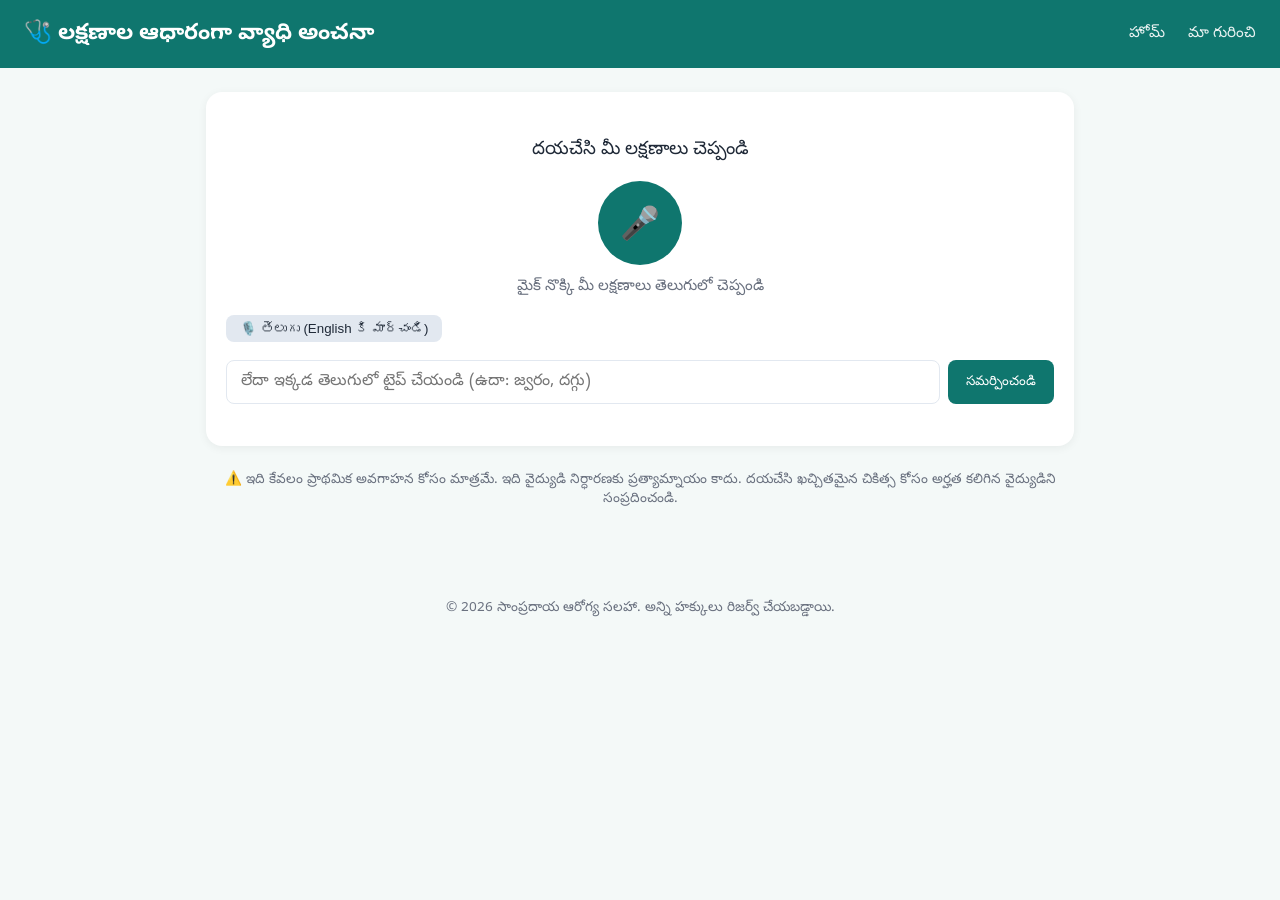
<file: index.html>
<!DOCTYPE html>
<html lang="te">
<head>
<meta charset="UTF-8" />
<meta name="viewport" content="width=device-width, initial-scale=1.0" />
<title>తెలుగు లక్షణాల చెకర్ | Symptom Checker</title>
<link rel="stylesheet" href="css/style.css" />
</head>
<body>

<header>
  <h1>🩺 లక్షణాల ఆధారంగా వ్యాధి అంచనా</h1>
  <nav>
    <a href="index.html">హోమ్</a>
    <a href="about.html">మా గురించి</a>
  </nav>
</header>

<main>
  <section class="mic-section">
    <p class="prompt" id="promptText">దయచేసి మీ లక్షణాలు చెప్పండి</p>

    <button id="micBtn" class="mic-btn" title="మాట్లాడటానికి నొక్కండి">🎤</button>
    <div class="status" id="status">మైక్ నొక్కి మీ లక్షణాలు తెలుగులో చెప్పండి</div>

    <!-- హోమ్ పేజీలో మాత్రమే: తెలుగు / English వాయిస్ మార్చుకునే బటన్ -->
    <div style="margin-top:10px;">
      <button id="langToggle" class="text-fallback button" style="background:#e2e8f0;color:#1f2937;border:none;padding:6px 14px;border-radius:8px;cursor:pointer;">
        🎙️ తెలుగు (English కి మార్చండి)
      </button>
    </div>

    <div class="text-fallback">
      <input type="text" id="textInput" placeholder="లేదా ఇక్కడ తెలుగులో టైప్ చేయండి (ఉదా: జ్వరం, దగ్గు)" />
      <button id="askBtn">సమర్పించండి</button>
    </div>

    <div class="detected-box" id="detectedBox"></div>
  </section>

  <section class="results" id="results"></section>

  <p class="disclaimer">
    ⚠️ ఇది కేవలం ప్రాథమిక అవగాహన కోసం మాత్రమే. ఇది వైద్యుడి నిర్ధారణకు ప్రత్యామ్నాయం కాదు.
    దయచేసి ఖచ్చితమైన చికిత్స కోసం అర్హత కలిగిన వైద్యుడిని సంప్రదించండి.
  </p>
</main>

<footer>© 2026 సాంప్రదాయ ఆరోగ్య సలహా. అన్ని హక్కులు రిజర్వ్ చేయబడ్డాయి.</footer>
<script src="js/symptomsData.js"></script>
<script src="js/fuzzyMatch.js"></script>
<script src="js/app.js"></script>
</body>
</html>
</file>
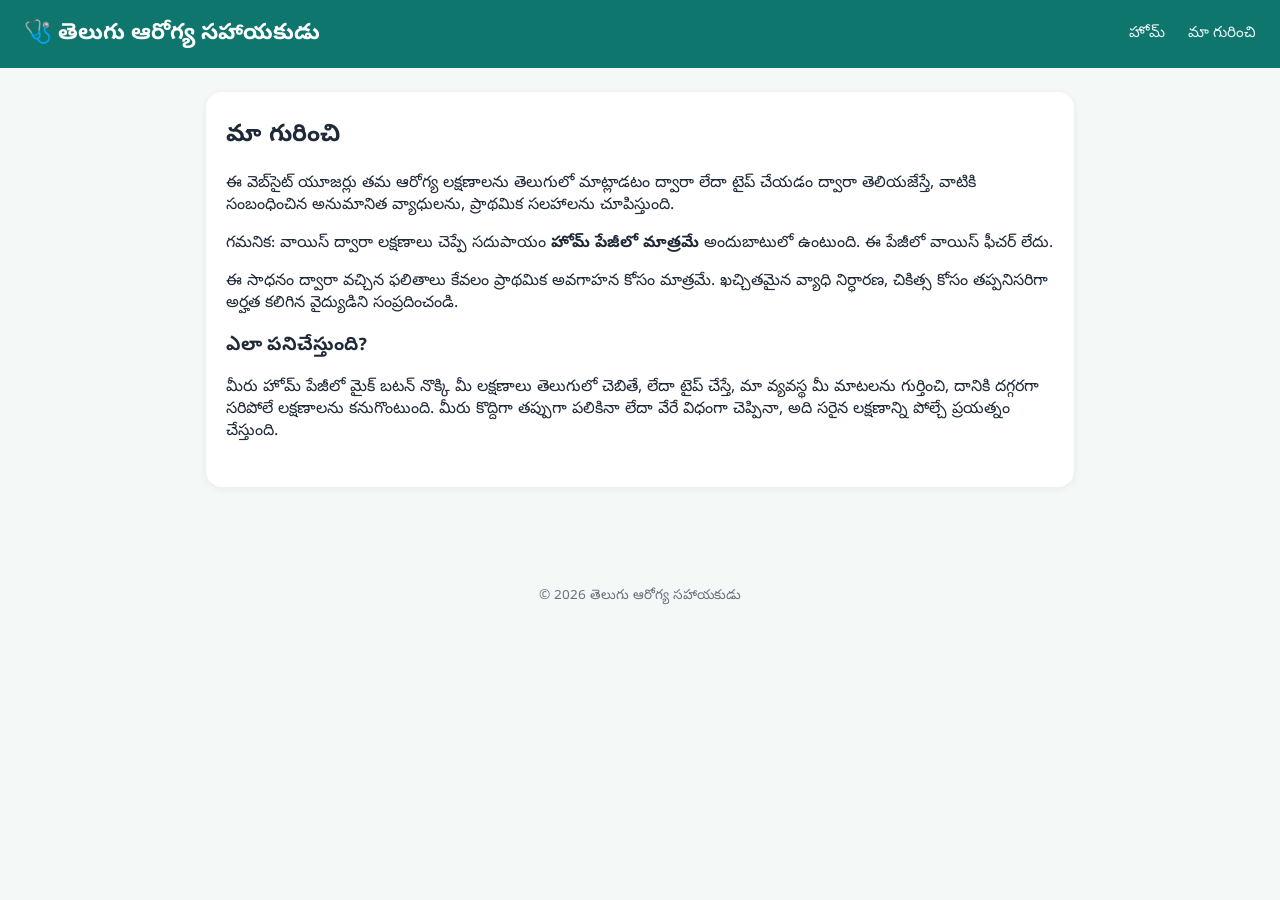
<file: about.html>
<!DOCTYPE html>
<html lang="te">
<head>
<meta charset="UTF-8" />
<meta name="viewport" content="width=device-width, initial-scale=1.0" />
<title>మా గురించి | తెలుగు లక్షణాల చెకర్</title>
<link rel="stylesheet" href="css/style.css" />
</head>
<body>

<header>
  <h1>🩺 తెలుగు ఆరోగ్య సహాయకుడు</h1>
  <nav>
    <a href="index.html">హోమ్</a>
    <a href="about.html">మా గురించి</a>
  </nav>
</header>

<main>
  <section class="mic-section" style="text-align:left;">
    <h2 style="margin-top:0;">మా గురించి</h2>
    <p>
      ఈ వెబ్‌సైట్ యూజర్లు తమ ఆరోగ్య లక్షణాలను తెలుగులో మాట్లాడటం ద్వారా లేదా టైప్ చేయడం ద్వారా
      తెలియజేస్తే, వాటికి సంబంధించిన అనుమానిత వ్యాధులను, ప్రాథమిక సలహాలను చూపిస్తుంది.
    </p>
    <p>
      గమనిక: వాయిస్ ద్వారా లక్షణాలు చెప్పే సదుపాయం <strong>హోమ్ పేజీలో మాత్రమే</strong> అందుబాటులో ఉంటుంది.
      ఈ పేజీలో వాయిస్ ఫీచర్ లేదు.
    </p>
    <p>
      ఈ సాధనం ద్వారా వచ్చిన ఫలితాలు కేవలం ప్రాథమిక అవగాహన కోసం మాత్రమే. ఖచ్చితమైన వ్యాధి నిర్ధారణ,
      చికిత్స కోసం తప్పనిసరిగా అర్హత కలిగిన వైద్యుడిని సంప్రదించండి.
    </p>

    <h3>ఎలా పనిచేస్తుంది?</h3>
    <p>
      మీరు హోమ్ పేజీలో మైక్ బటన్ నొక్కి మీ లక్షణాలు తెలుగులో చెబితే, లేదా టైప్ చేస్తే,
      మా వ్యవస్థ మీ మాటలను గుర్తించి, దానికి దగ్గరగా సరిపోలే లక్షణాలను కనుగొంటుంది.
      మీరు కొద్దిగా తప్పుగా పలికినా లేదా వేరే విధంగా చెప్పినా, అది సరైన లక్షణాన్ని పోల్చే ప్రయత్నం చేస్తుంది.
    </p>
  </section>
</main>

<footer>© 2026 తెలుగు ఆరోగ్య సహాయకుడు</footer>

</body>
</html>
</file>
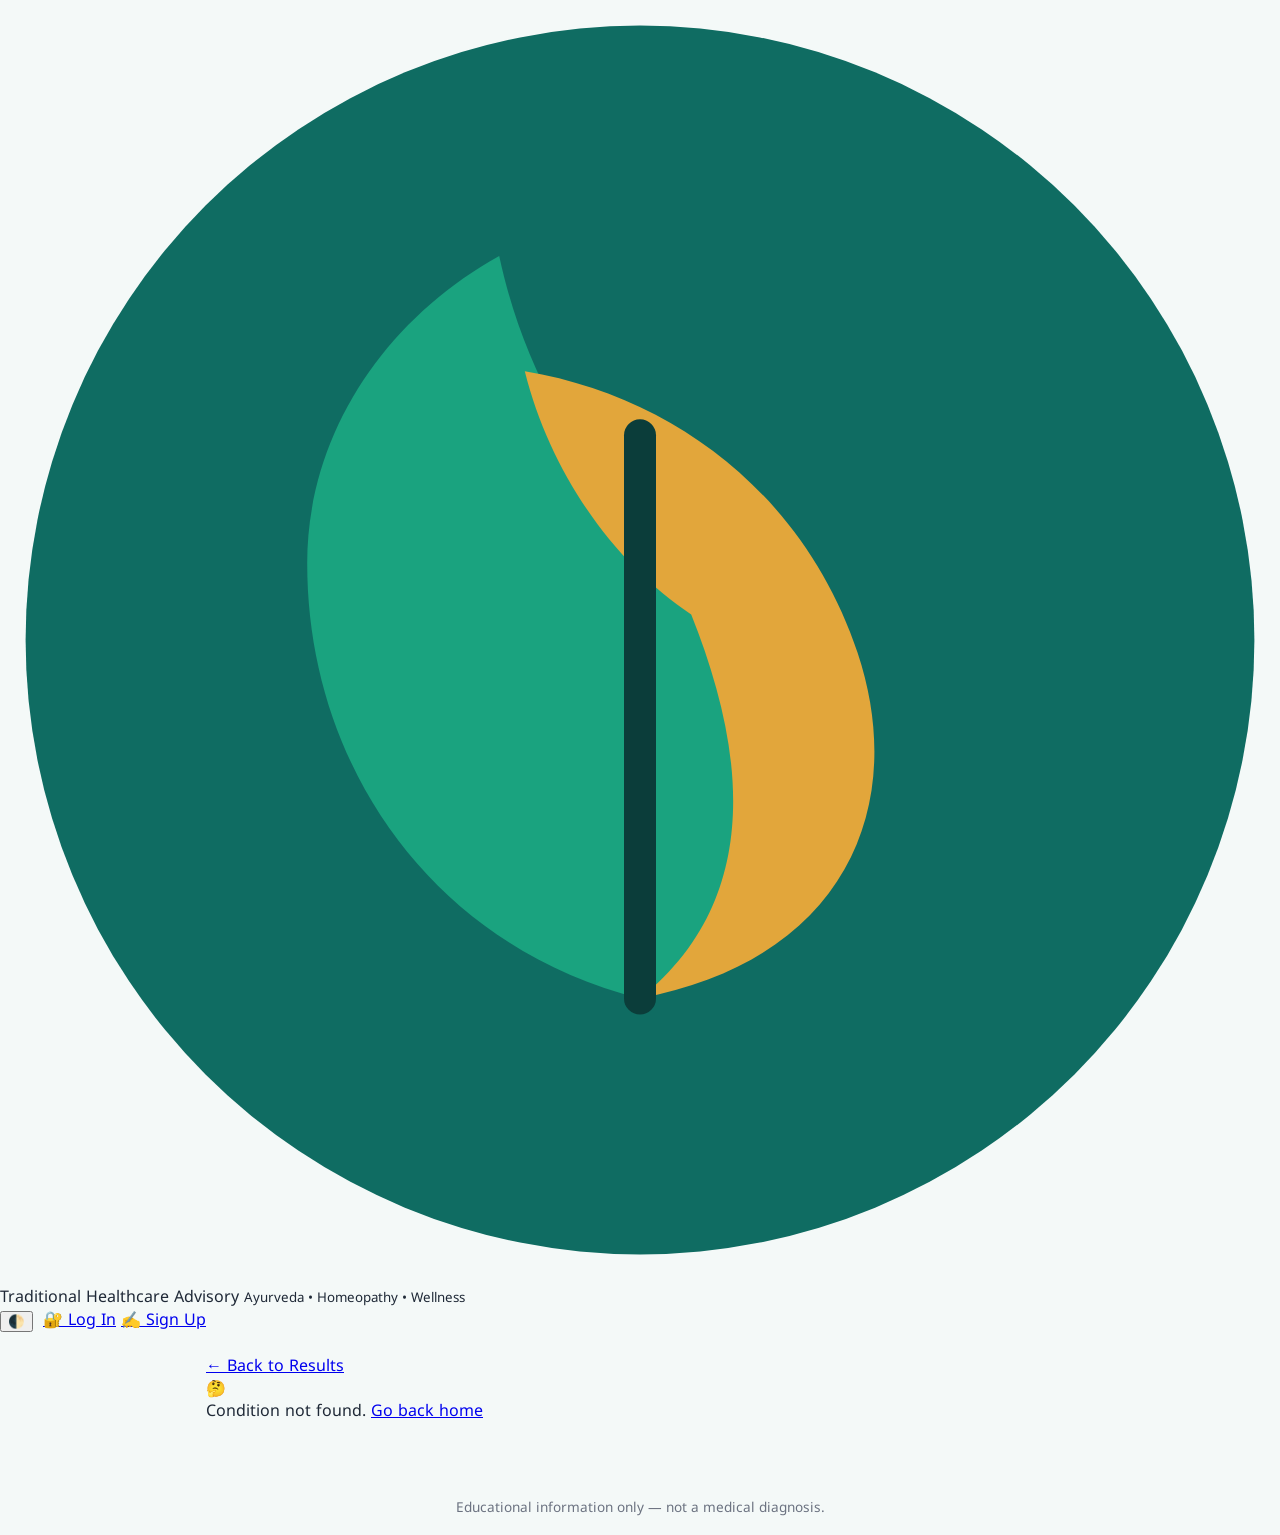
<file: traditional-healthcare-advisory/disease.html>
<!DOCTYPE html>
<html lang="en">
<head>
<meta charset="UTF-8">
<meta name="viewport" content="width=device-width, initial-scale=1.0">
<title>Condition Details — Traditional Healthcare Advisory</title>
<link rel="icon" href="assets/logo.svg">
<link rel="stylesheet" href="css/style.css">
</head>
<body>

  <div class="topbar">
    <div class="brand">
      <img src="assets/logo.svg" alt="logo">
      <div>Traditional Healthcare Advisory
        <small>Ayurveda • Homeopathy • Wellness</small>
      </div>
    </div>
    <div style="display:flex;align-items:center;gap:10px;">
      <button class="a11y-toggle no-print" onclick="toggleA11y()" aria-label="Toggle high contrast mode" title="High contrast">🌓</button>
      <div class="nav-user" id="navUser"></div>
    </div>
  </div>

  <main>
    <a class="back-link" href="javascript:history.back()">← Back to Results</a>
    <div id="detailWrap"></div>
  </main>

  <footer>Educational information only — not a medical diagnosis.</footer>

  <script src="js/translations.js"></script>
  <script src="js/voice.js"></script>
  <script src="js/data.js"></script>
  <script src="js/auth.js"></script>
  <script src="js/weekly-plan.js"></script>
  <script src="js/disease.js"></script>
</body>
</html>
</file>
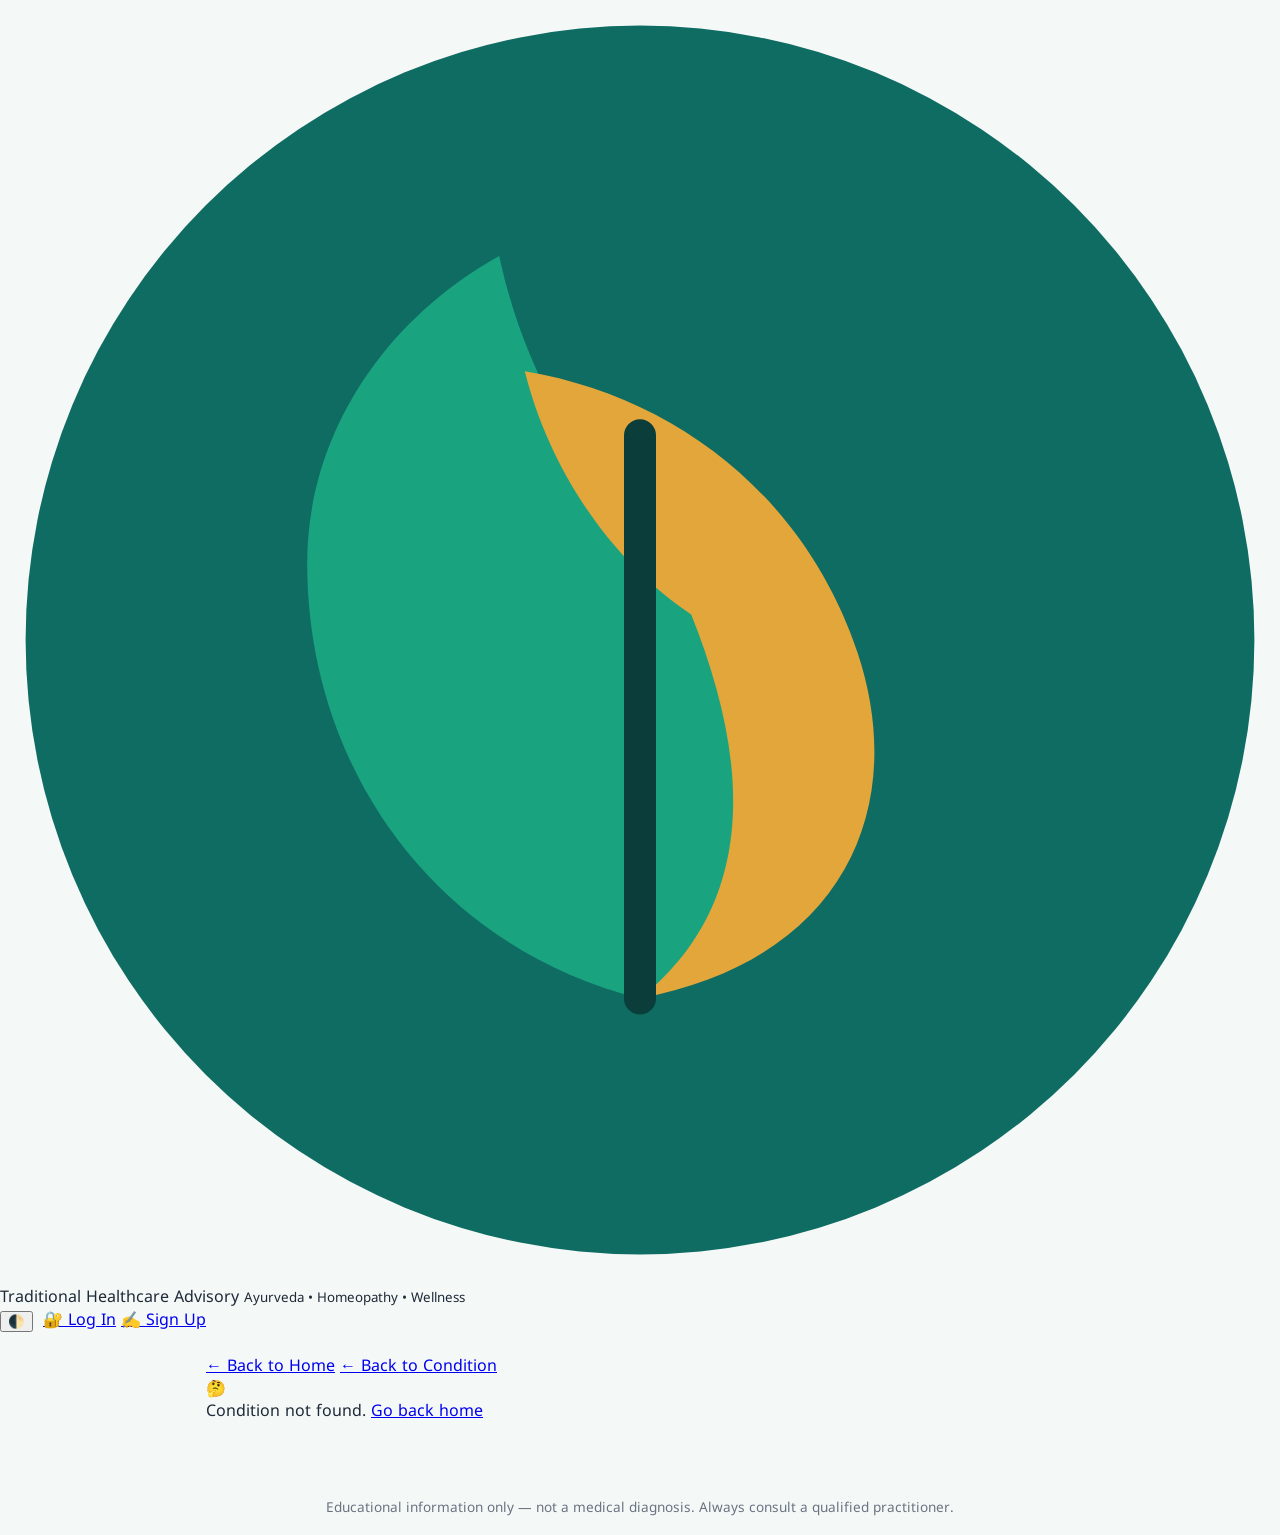
<file: traditional-healthcare-advisory/healing-plan.html>
<!DOCTYPE html>
<html lang="en">
<head>
<meta charset="UTF-8">
<meta name="viewport" content="width=device-width, initial-scale=1.0">
<title>7-Day Healing Plan — Traditional Healthcare Advisory</title>
<link rel="icon" href="assets/logo.svg">
<link rel="stylesheet" href="css/style.css">
</head>
<body>

  <div class="topbar no-print">
    <div class="brand">
      <img src="assets/logo.svg" alt="logo">
      <div>Traditional Healthcare Advisory
        <small>Ayurveda • Homeopathy • Wellness</small>
      </div>
    </div>
    <div style="display:flex;align-items:center;gap:10px;">
      <button class="a11y-toggle no-print" onclick="toggleA11y()" aria-label="Toggle high contrast mode" title="High contrast">🌓</button>
      <div class="nav-user" id="navUser"></div>
    </div>
  </div>

  <main class="plan-main">
    <div class="back-links-row no-print">
      <a class="back-link" href="index.html">← Back to Home</a>
      <a class="back-link" id="backLink" href="index.html">← Back to Condition</a>
    </div>
    <div id="planWrap"></div>
  </main>

  <footer class="no-print">Educational information only — not a medical diagnosis. Always consult a qualified practitioner.</footer>

  <script src="js/translations.js"></script>
  <script src="js/voice.js"></script>
  <script src="js/data.js"></script>
  <script src="js/auth.js"></script>
  <script src="js/weekly-plan.js"></script>
  <script src="js/healing-plan.js"></script>
</body>
</html>
</file>
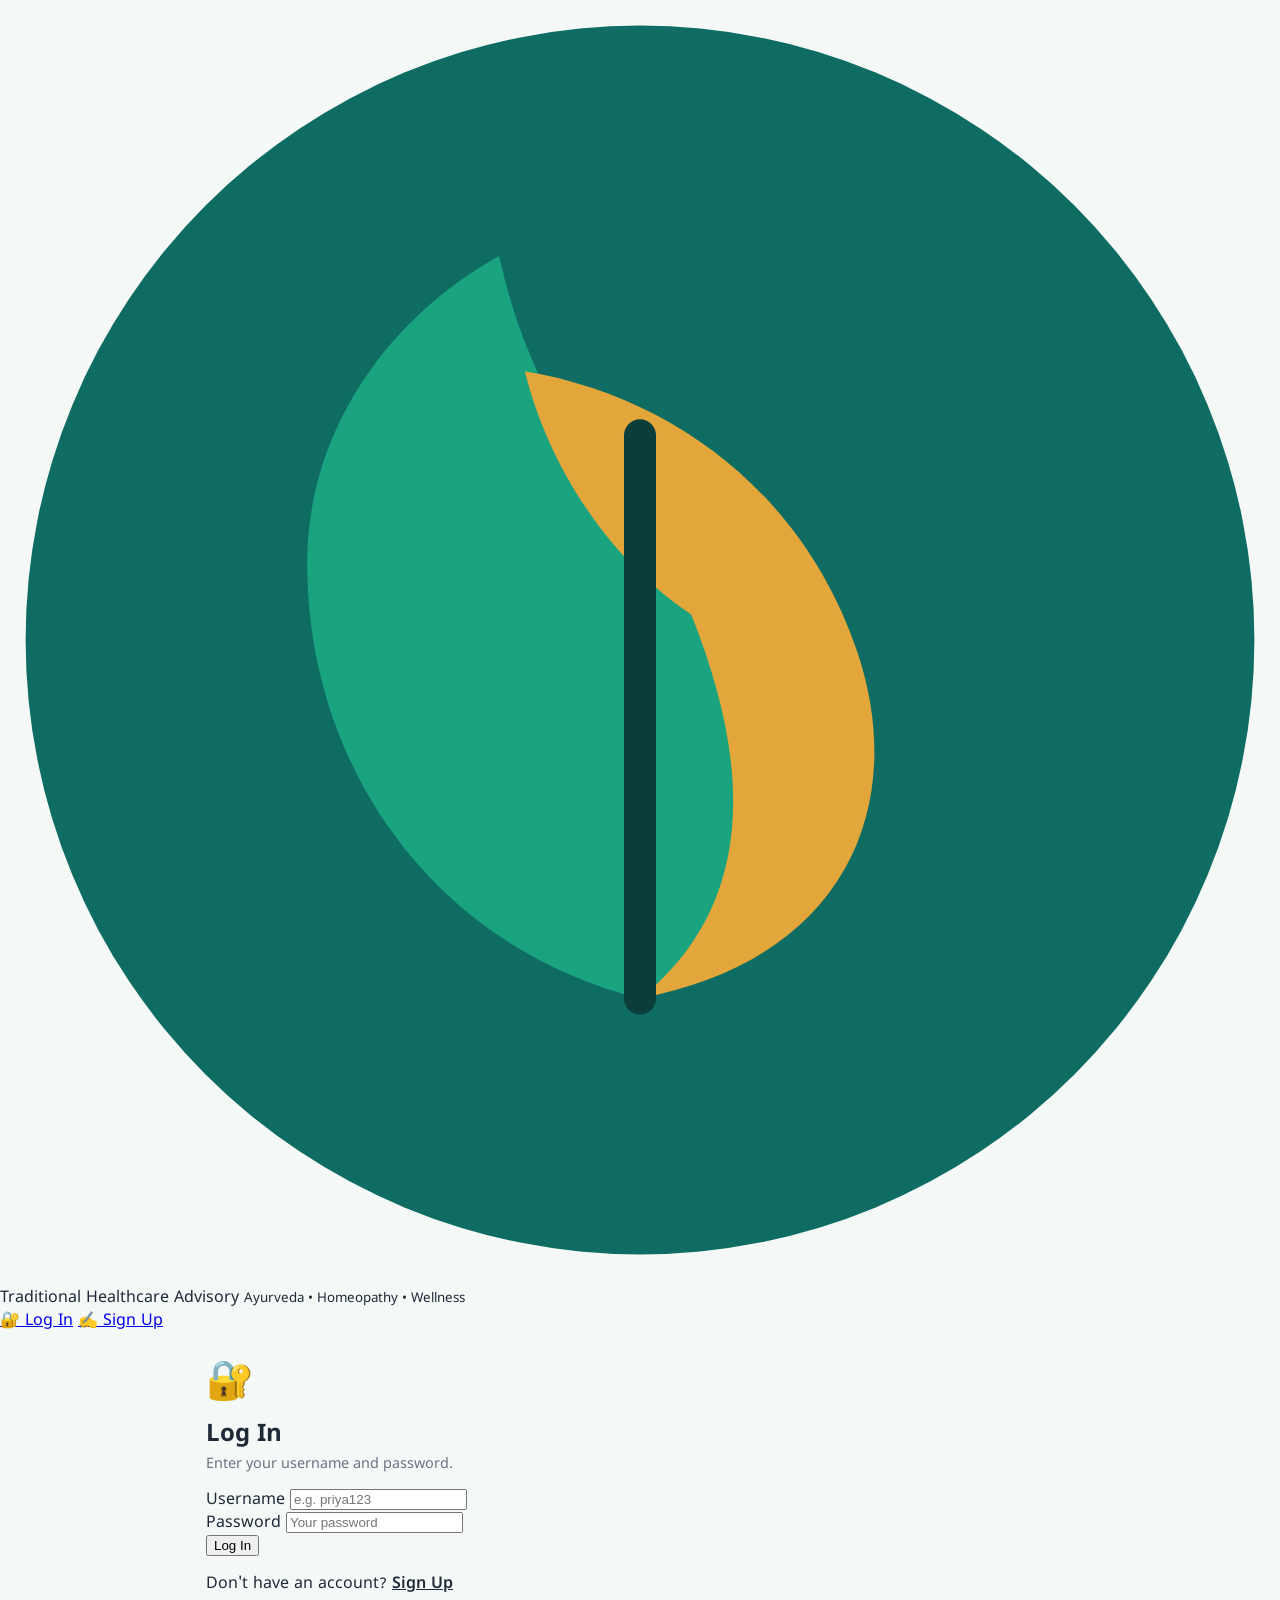
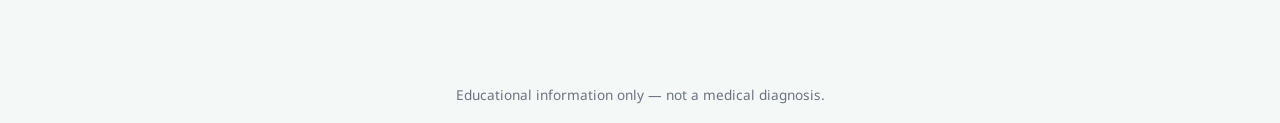
<file: traditional-healthcare-advisory/login.html>
<!DOCTYPE html>
<html lang="en">
<head>
<meta charset="UTF-8">
<meta name="viewport" content="width=device-width, initial-scale=1.0">
<title>Log In — Traditional Healthcare Advisory</title>
<link rel="icon" href="assets/logo.svg">
<link rel="stylesheet" href="css/style.css">
</head>
<body>

  <div class="topbar">
    <div class="brand">
      <img src="assets/logo.svg" alt="logo">
      <div>Traditional Healthcare Advisory
        <small>Ayurveda • Homeopathy • Wellness</small>
      </div>
    </div>
    <div class="nav-user" id="navUser"></div>
  </div>

  <main>
    <div class="center-card" id="loginCard">
      <!-- filled by script -->
    </div>
  </main>

  <footer>Educational information only — not a medical diagnosis.</footer>

  <script src="js/data.js"></script>
  <script src="js/auth.js"></script>
  <script>
    document.addEventListener("DOMContentLoaded", () => {
      renderNavUser(document.getElementById("navUser"));
      const user = getCurrentUser();
      const card = document.getElementById("loginCard");

      if(user){
        card.innerHTML = `
          <div style="font-size:2.4rem;">🌿</div>
          <h2 style="color:var(--teal-900);margin:8px 0 2px;">${greetingWord()}, ${escapeHtml(user.name)}!</h2>
          <p style="color:var(--muted);">You're already logged in on this device.</p>
          <a class="btn-primary" href="index.html" style="display:block;text-decoration:none;">Go to Home</a>
        `;
        return;
      }

      card.innerHTML = `
        <div style="font-size:2.4rem;">🔐</div>
        <h2 style="color:var(--teal-900);margin:8px 0 2px;">Log In</h2>
        <p style="color:var(--muted);margin-top:0;font-size:.9rem;">Enter your username and password.</p>

        <form id="loginForm">
          <div>
            <label for="loginUsername">Username</label>
            <input type="text" id="loginUsername" placeholder="e.g. priya123" required>
          </div>
          <div>
            <label for="loginPassword">Password</label>
            <input type="password" id="loginPassword" placeholder="Your password" required>
          </div>
          <div id="loginError" class="form-error" style="display:none;"></div>
          <button class="btn-primary" type="submit">Log In</button>
        </form>

        <p class="form-alt">Don't have an account? <a href="signup.html" style="color:var(--teal-600);font-weight:600;">Sign Up</a></p>
      `;

      document.getElementById("loginForm").addEventListener("submit", (e) => {
        e.preventDefault();
        const username = document.getElementById("loginUsername").value;
        const password = document.getElementById("loginPassword").value;
        const errorEl = document.getElementById("loginError");

        const result = loginUser(username, password);
        if(!result.ok){
          errorEl.textContent = result.error;
          errorEl.style.display = "block";
          return;
        }

        window.location.href = "index.html";
      });
    });
  </script>
</body>
</html>
</file>
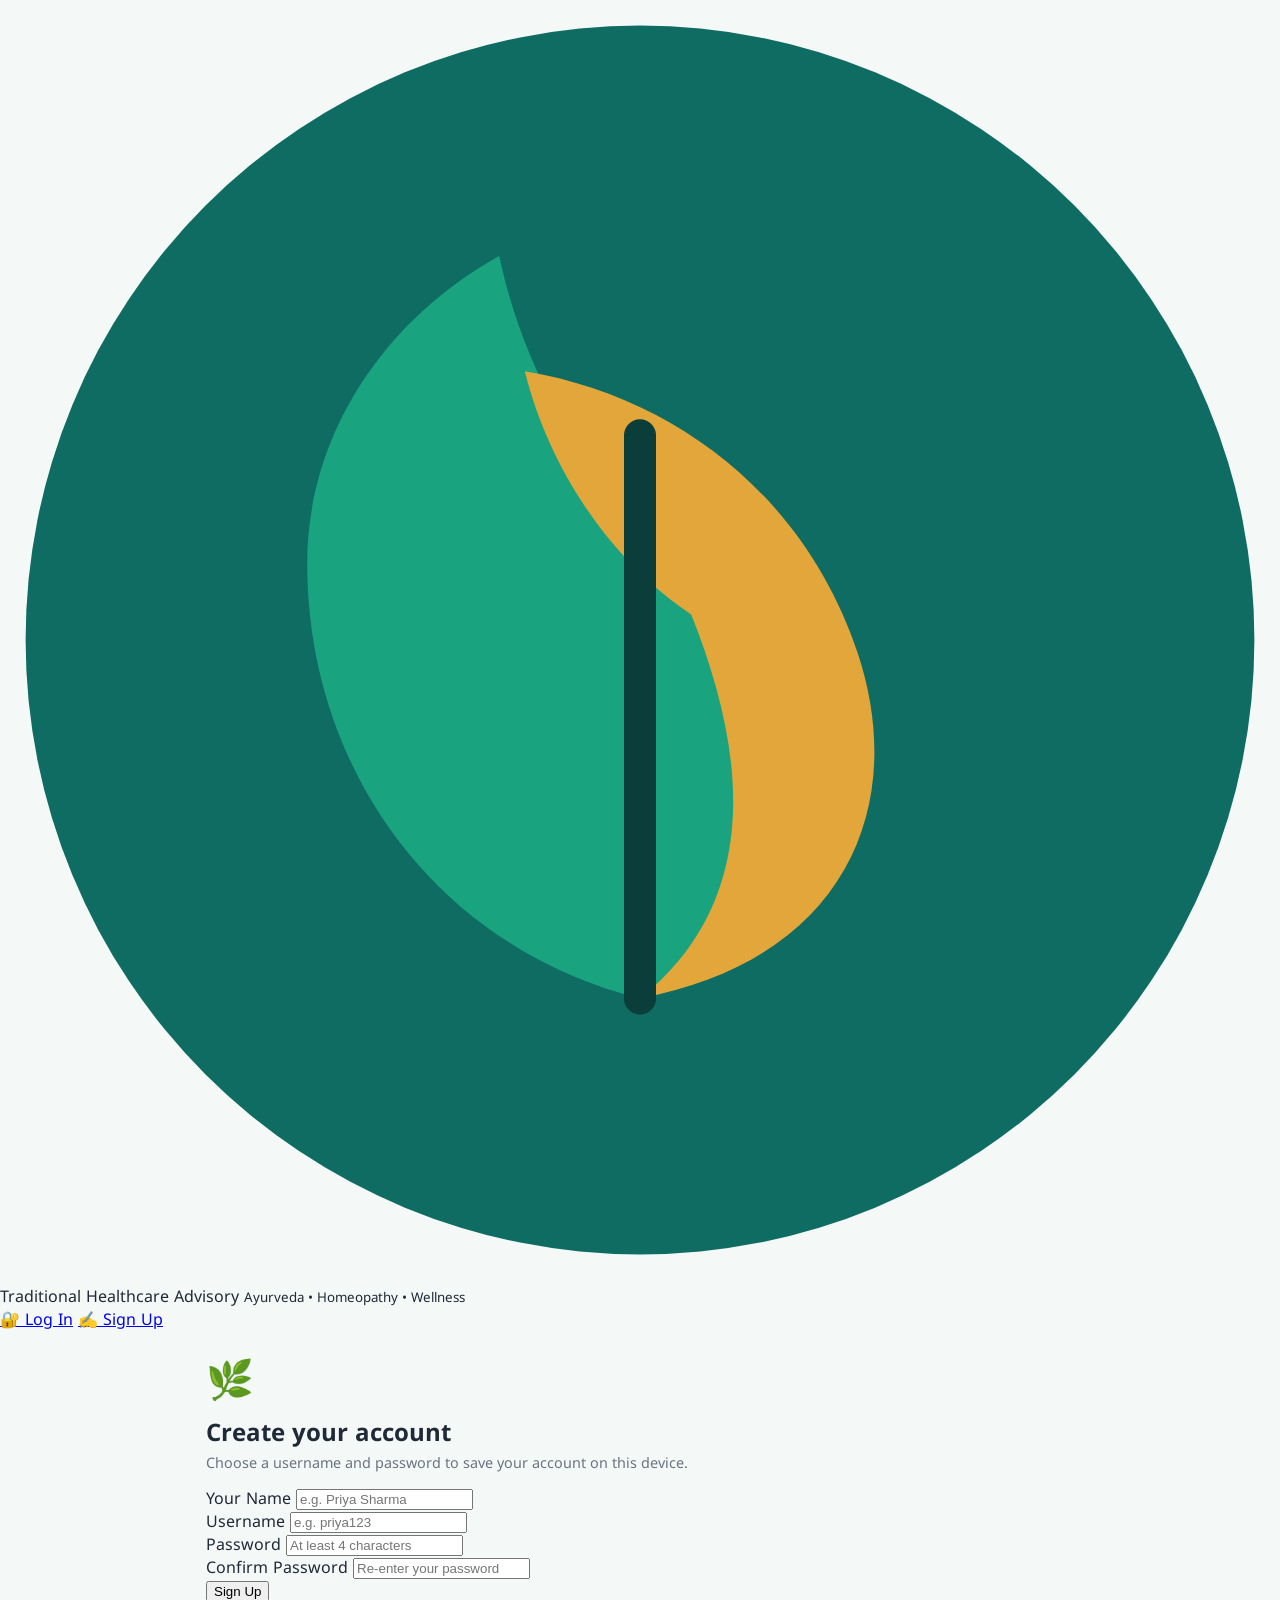
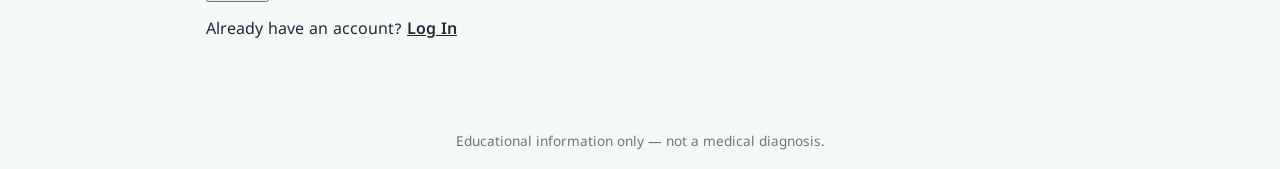
<file: traditional-healthcare-advisory/signup.html>
<!DOCTYPE html>
<html lang="en">
<head>
<meta charset="UTF-8">
<meta name="viewport" content="width=device-width, initial-scale=1.0">
<title>Sign Up — Traditional Healthcare Advisory</title>
<link rel="icon" href="assets/logo.svg">
<link rel="stylesheet" href="css/style.css">
</head>
<body>

  <div class="topbar">
    <div class="brand">
      <img src="assets/logo.svg" alt="logo">
      <div>Traditional Healthcare Advisory
        <small>Ayurveda • Homeopathy • Wellness</small>
      </div>
    </div>
    <div class="nav-user" id="navUser"></div>
  </div>

  <main>
    <div class="center-card">
      <div style="font-size:2.4rem;">🌿</div>
      <h2 style="color:var(--teal-900);margin:8px 0 2px;">Create your account</h2>
      <p style="color:var(--muted);margin-top:0;font-size:.9rem;">Choose a username and password to save your account on this device.</p>

      <form id="signupForm">
        <div>
          <label for="nameInput">Your Name</label>
          <input type="text" id="nameInput" placeholder="e.g. Priya Sharma" required>
        </div>
        <div>
          <label for="usernameInput">Username</label>
          <input type="text" id="usernameInput" placeholder="e.g. priya123" required>
        </div>
        <div>
          <label for="passwordInput">Password</label>
          <input type="password" id="passwordInput" placeholder="At least 4 characters" required>
        </div>
        <div>
          <label for="confirmInput">Confirm Password</label>
          <input type="password" id="confirmInput" placeholder="Re-enter your password" required>
        </div>
        <div id="signupError" class="form-error" style="display:none;"></div>
        <button class="btn-primary" type="submit">Sign Up</button>
      </form>

      <p class="form-alt">Already have an account? <a href="login.html" style="color:var(--teal-600);font-weight:600;">Log In</a></p>
    </div>
  </main>

  <footer>Educational information only — not a medical diagnosis.</footer>

  <script src="js/data.js"></script>
  <script src="js/auth.js"></script>
  <script>
    document.addEventListener("DOMContentLoaded", () => {
      renderNavUser(document.getElementById("navUser"));

      document.getElementById("signupForm").addEventListener("submit", (e) => {
        e.preventDefault();
        const name = document.getElementById("nameInput").value;
        const username = document.getElementById("usernameInput").value;
        const password = document.getElementById("passwordInput").value;
        const confirm = document.getElementById("confirmInput").value;
        const errorEl = document.getElementById("signupError");

        if(password !== confirm){
          errorEl.textContent = "Passwords do not match.";
          errorEl.style.display = "block";
          return;
        }

        const result = signUpUser(name, username, password);
        if(!result.ok){
          errorEl.textContent = result.error;
          errorEl.style.display = "block";
          return;
        }

        window.location.href = "index.html";
      });
    });
  </script>
</body>
</html>
</file>
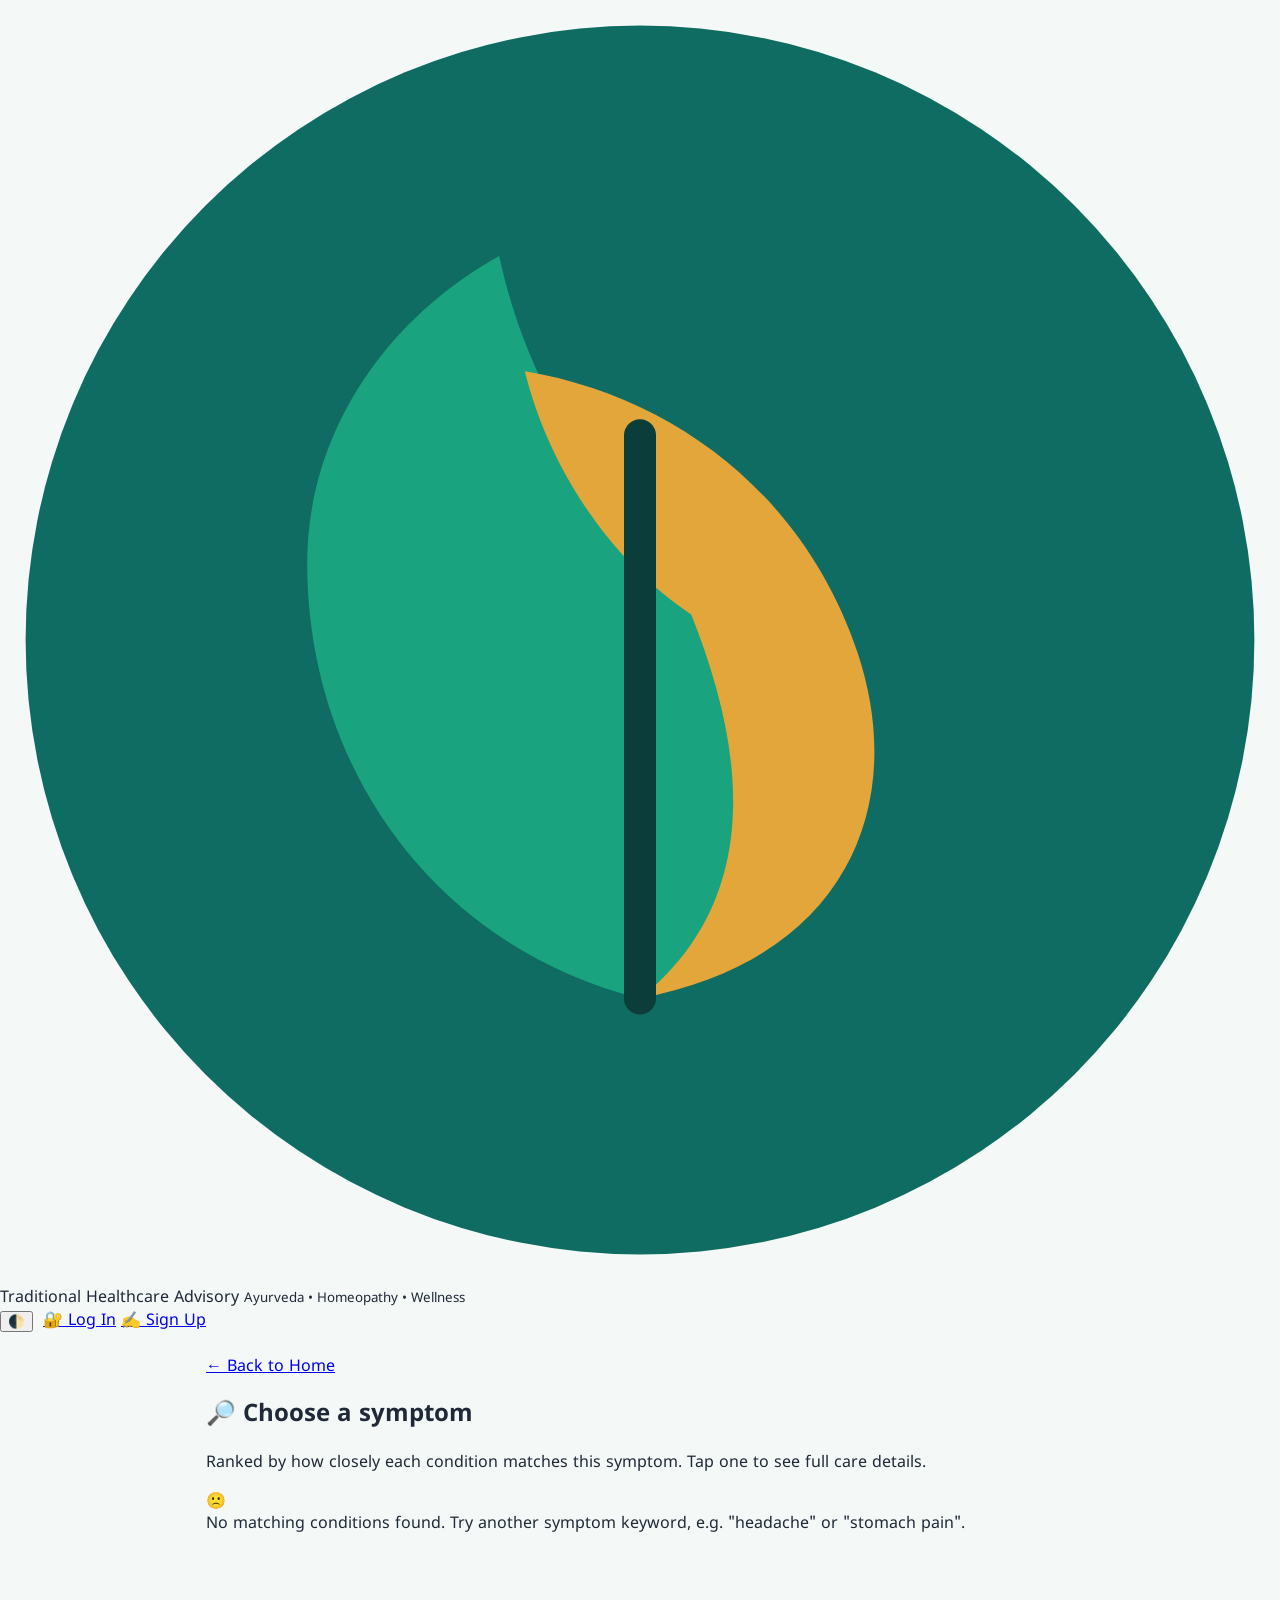
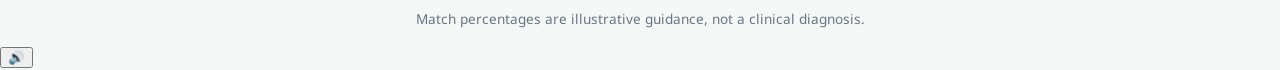
<file: traditional-healthcare-advisory/symptoms.html>
<!DOCTYPE html>
<html lang="en">
<head>
<meta charset="UTF-8">
<meta name="viewport" content="width=device-width, initial-scale=1.0">
<title>Symptom Results — Traditional Healthcare Advisory</title>
<link rel="icon" href="assets/logo.svg">
<link rel="stylesheet" href="css/style.css">
</head>
<body>

  <div class="topbar">
    <div class="brand">
      <img src="assets/logo.svg" alt="logo">
      <div>Traditional Healthcare Advisory
        <small>Ayurveda • Homeopathy • Wellness</small>
      </div>
    </div>
    <div style="display:flex;align-items:center;gap:10px;">
      <button class="a11y-toggle no-print" onclick="toggleA11y()" aria-label="Toggle high contrast mode" title="High contrast">🌓</button>
      <div class="nav-user" id="navUser"></div>
    </div>
  </div>

  <main>
    <div class="page-head">
      <a class="back-link" href="index.html">← Back to Home</a>
      <h2><span id="symptomIcon">🔎</span> <span id="symptomTitle">Results</span></h2>
      <p>Ranked by how closely each condition matches this symptom. Tap one to see full care details.</p>
    </div>

    <div class="result-list" id="resultList"></div>

    <div class="empty-state" id="emptyState" style="display:none;">
      <div class="big">🙁</div>
      No matching conditions found. Try another symptom keyword, e.g. "headache" or "stomach pain".
    </div>
  </main>

  <footer>Match percentages are illustrative guidance, not a clinical diagnosis.</footer>

  <script src="js/translations.js"></script>
  <script src="js/voice.js"></script>
  <script src="js/data.js"></script>
  <script src="js/auth.js"></script>
  <script src="js/symptoms.js"></script>
</body>
</html>
</file>
<file: css/style.css>
@import url('https://fonts.googleapis.com/css2?family=Noto+Sans+Telugu:wght@400;600;700&display=swap');

:root {
  --primary: #0f766e;
  --primary-dark: #0b5a54;
  --bg: #f4f9f8;
  --card-bg: #ffffff;
  --danger: #b91c1c;
  --text: #1f2937;
  --muted: #6b7280;
  --border: #e2e8f0;
}

* { box-sizing: border-box; }

body {
  margin: 0;
  font-family: 'Noto Sans Telugu', 'Segoe UI', sans-serif;
  background: var(--bg);
  color: var(--text);
}

header {
  background: var(--primary);
  color: #fff;
  padding: 18px 24px;
  display: flex;
  justify-content: space-between;
  align-items: center;
  flex-wrap: wrap;
}

header h1 {
  margin: 0;
  font-size: 1.4rem;
}

nav a {
  color: #fff;
  text-decoration: none;
  margin-left: 18px;
  font-size: 0.95rem;
  opacity: 0.9;
}
nav a:hover { opacity: 1; text-decoration: underline; }

main {
  max-width: 900px;
  margin: 0 auto;
  padding: 24px 16px 60px;
}

.mic-section {
  background: var(--card-bg);
  border-radius: 16px;
  padding: 28px 20px;
  text-align: center;
  box-shadow: 0 2px 10px rgba(0,0,0,0.06);
  margin-bottom: 24px;
}

.mic-section p.prompt {
  font-size: 1.15rem;
  margin-bottom: 18px;
}

.mic-btn {
  background: var(--primary);
  border: none;
  color: #fff;
  width: 84px;
  height: 84px;
  border-radius: 50%;
  font-size: 2rem;
  cursor: pointer;
  transition: transform 0.15s, background 0.2s;
}
.mic-btn:hover { background: var(--primary-dark); }
.mic-btn.listening {
  animation: pulse 1.2s infinite;
  background: var(--danger);
}

@keyframes pulse {
  0% { box-shadow: 0 0 0 0 rgba(185,28,28,0.5); }
  70% { box-shadow: 0 0 0 20px rgba(185,28,28,0); }
  100% { box-shadow: 0 0 0 0 rgba(185,28,28,0); }
}

.status {
  margin-top: 12px;
  font-size: 0.95rem;
  color: var(--muted);
  min-height: 20px;
}

.text-fallback {
  margin-top: 18px;
  display: flex;
  gap: 8px;
  flex-wrap: wrap;
  justify-content: center;
}

.text-fallback input {
  flex: 1;
  min-width: 220px;
  padding: 10px 14px;
  border: 1px solid var(--border);
  border-radius: 8px;
  font-family: inherit;
  font-size: 1rem;
}

.text-fallback button {
  background: var(--primary);
  color: #fff;
  border: none;
  padding: 10px 18px;
  border-radius: 8px;
  cursor: pointer;
  font-family: inherit;
}

.detected-box {
  margin-top: 14px;
  font-size: 0.95rem;
}
.chip {
  display: inline-block;
  background: #ccfbf1;
  color: var(--primary-dark);
  padding: 4px 12px;
  border-radius: 999px;
  margin: 3px;
  font-size: 0.9rem;
}

.results h2 {
  font-size: 1.2rem;
  margin-bottom: 12px;
}

.card {
  background: var(--card-bg);
  border: 1px solid var(--border);
  border-left: 5px solid var(--primary);
  border-radius: 12px;
  padding: 18px 20px;
  margin-bottom: 16px;
  box-shadow: 0 1px 4px rgba(0,0,0,0.04);
}

.card.urgent { border-left-color: var(--danger); }

.card h3 {
  margin: 0 0 8px;
  font-size: 1.1rem;
  color: var(--primary-dark);
}
.card.urgent h3 { color: var(--danger); }

.card p { margin: 6px 0; line-height: 1.5; }
.card .see-doctor {
  font-weight: 600;
  color: var(--danger);
}

table.med-table {
  width: 100%;
  border-collapse: collapse;
  margin-top: 10px;
  font-size: 0.92rem;
}
table.med-table th, table.med-table td {
  border: 1px solid var(--border);
  padding: 8px 10px;
  text-align: left;
}
table.med-table th {
  background: #f1f5f9;
}

.disclaimer {
  margin-top: 24px;
  font-size: 0.85rem;
  color: var(--muted);
  text-align: center;
}

footer {
  text-align: center;
  padding: 16px;
  color: var(--muted);
  font-size: 0.85rem;
}
</file>
<file: traditional-healthcare-advisory/css/style.css>
@import url('https://fonts.googleapis.com/css2?family=Noto+Sans+Telugu:wght@400;600;700&display=swap');

:root {
  --primary: #0f766e;
  --primary-dark: #0b5a54;
  --bg: #f4f9f8;
  --card-bg: #ffffff;
  --danger: #b91c1c;
  --text: #1f2937;
  --muted: #6b7280;
  --border: #e2e8f0;
}

* { box-sizing: border-box; }

body {
  margin: 0;
  font-family: 'Noto Sans Telugu', 'Segoe UI', sans-serif;
  background: var(--bg);
  color: var(--text);
}

header {
  background: var(--primary);
  color: #fff;
  padding: 18px 24px;
  display: flex;
  justify-content: space-between;
  align-items: center;
  flex-wrap: wrap;
}

header h1 {
  margin: 0;
  font-size: 1.4rem;
}

nav a {
  color: #fff;
  text-decoration: none;
  margin-left: 18px;
  font-size: 0.95rem;
  opacity: 0.9;
}
nav a:hover { opacity: 1; text-decoration: underline; }

main {
  max-width: 900px;
  margin: 0 auto;
  padding: 24px 16px 60px;
}

.mic-section {
  background: var(--card-bg);
  border-radius: 16px;
  padding: 28px 20px;
  text-align: center;
  box-shadow: 0 2px 10px rgba(0,0,0,0.06);
  margin-bottom: 24px;
}

.mic-section p.prompt {
  font-size: 1.15rem;
  margin-bottom: 18px;
}

.mic-btn {
  background: var(--primary);
  border: none;
  color: #fff;
  width: 84px;
  height: 84px;
  border-radius: 50%;
  font-size: 2rem;
  cursor: pointer;
  transition: transform 0.15s, background 0.2s;
}
.mic-btn:hover { background: var(--primary-dark); }
.mic-btn.listening {
  animation: pulse 1.2s infinite;
  background: var(--danger);
}

@keyframes pulse {
  0% { box-shadow: 0 0 0 0 rgba(185,28,28,0.5); }
  70% { box-shadow: 0 0 0 20px rgba(185,28,28,0); }
  100% { box-shadow: 0 0 0 0 rgba(185,28,28,0); }
}

.status {
  margin-top: 12px;
  font-size: 0.95rem;
  color: var(--muted);
  min-height: 20px;
}

.text-fallback {
  margin-top: 18px;
  display: flex;
  gap: 8px;
  flex-wrap: wrap;
  justify-content: center;
}

.text-fallback input {
  flex: 1;
  min-width: 220px;
  padding: 10px 14px;
  border: 1px solid var(--border);
  border-radius: 8px;
  font-family: inherit;
  font-size: 1rem;
}

.text-fallback button {
  background: var(--primary);
  color: #fff;
  border: none;
  padding: 10px 18px;
  border-radius: 8px;
  cursor: pointer;
  font-family: inherit;
}

.detected-box {
  margin-top: 14px;
  font-size: 0.95rem;
}
.chip {
  display: inline-block;
  background: #ccfbf1;
  color: var(--primary-dark);
  padding: 4px 12px;
  border-radius: 999px;
  margin: 3px;
  font-size: 0.9rem;
}

.results h2 {
  font-size: 1.2rem;
  margin-bottom: 12px;
}

.card {
  background: var(--card-bg);
  border: 1px solid var(--border);
  border-left: 5px solid var(--primary);
  border-radius: 12px;
  padding: 18px 20px;
  margin-bottom: 16px;
  box-shadow: 0 1px 4px rgba(0,0,0,0.04);
}

.card.urgent { border-left-color: var(--danger); }

.card h3 {
  margin: 0 0 8px;
  font-size: 1.1rem;
  color: var(--primary-dark);
}
.card.urgent h3 { color: var(--danger); }

.card p { margin: 6px 0; line-height: 1.5; }
.card .see-doctor {
  font-weight: 600;
  color: var(--danger);
}

table.med-table {
  width: 100%;
  border-collapse: collapse;
  margin-top: 10px;
  font-size: 0.92rem;
}
table.med-table th, table.med-table td {
  border: 1px solid var(--border);
  padding: 8px 10px;
  text-align: left;
}
table.med-table th {
  background: #f1f5f9;
}

.disclaimer {
  margin-top: 24px;
  font-size: 0.85rem;
  color: var(--muted);
  text-align: center;
}

footer {
  text-align: center;
  padding: 16px;
  color: var(--muted);
  font-size: 0.85rem;
}
</file>
